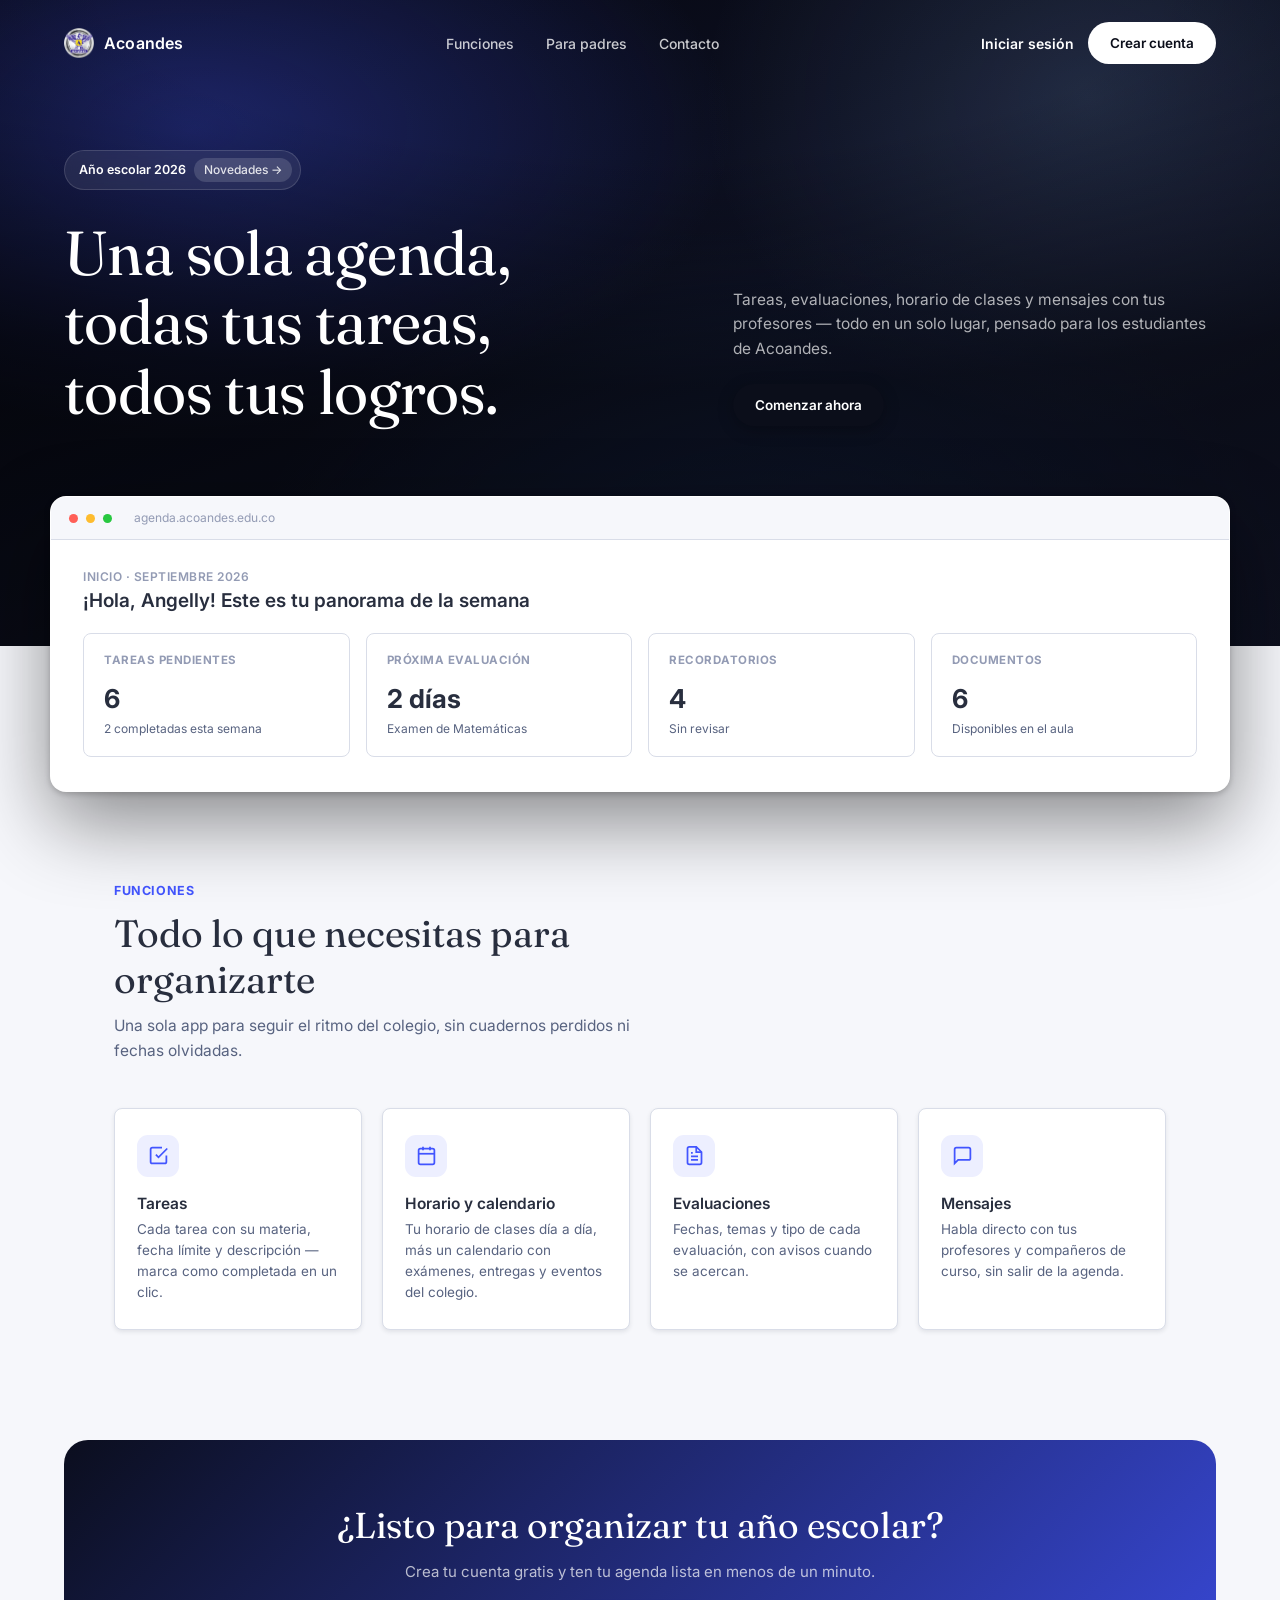
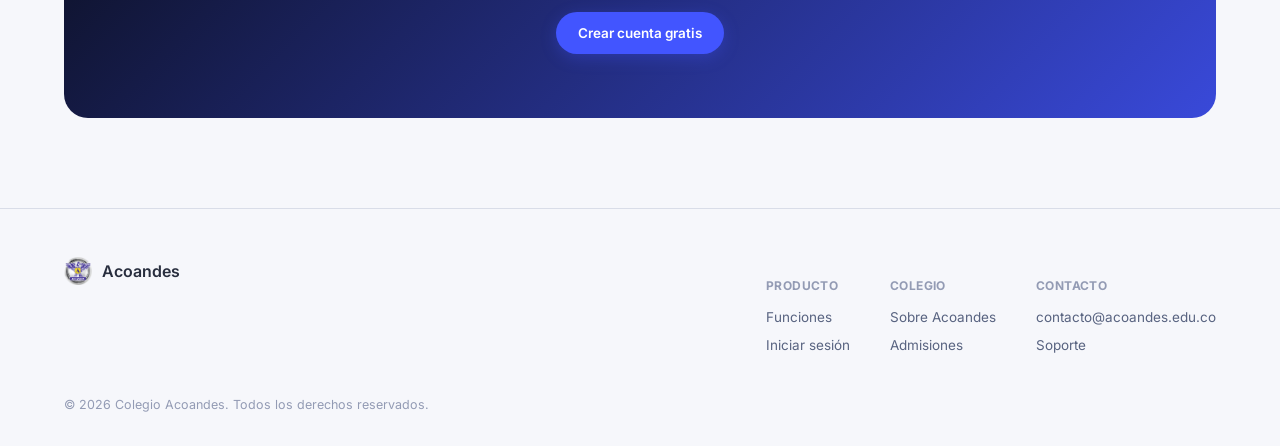
<file: index.html>
<!DOCTYPE html>
<html lang="es" data-theme="light">
<head>
<meta charset="UTF-8">
<meta name="viewport" content="width=device-width, initial-scale=1">
<title>Agenda Escolar Acoandes</title>
<meta name="description" content="La agenda escolar del Colegio Acoandes: tareas, evaluaciones, horario y mensajes con tus profesores en un solo lugar.">
<link rel="icon" href="assets/logo-acoandes.png">
<link rel="stylesheet" href="https://fonts.googleapis.com/css2?family=Inter:wght@400;500;600;700&family=Fraunces:opsz,wght@9..144,400;9..144,500&display=swap">
<link rel="stylesheet" href="css/tokens.css">
<link rel="stylesheet" href="css/components.css">
<link rel="stylesheet" href="css/marketing.css">
</head>
<body class="marketing">

<!-- ── Nav + Hero ─────────────────────────────────────────────────── -->
<section class="m-hero">
  <nav class="m-nav">
    <div class="m-nav-left">
      <img src="assets/logo-acoandes.png" alt="Colegio Acoandes">
      <span>Acoandes</span>
    </div>
    <div class="m-nav-links">
      <a href="#funciones">Funciones</a>
      <a href="#padres">Para padres</a>
      <a href="#contacto">Contacto</a>
    </div>
    <div class="m-nav-cta">
      <a class="ghost" href="login.html">Iniciar sesión</a>
      <a class="m-btn m-btn-light" href="login.html">Crear cuenta</a>
    </div>
  </nav>

  <div class="m-hero-inner">
    <div class="m-badge">
      <b>Año escolar 2026</b><span class="pill">Novedades →</span>
    </div>
    <div class="m-hero-grid">
      <h1>Una sola agenda,<br>todas tus tareas,<br>todos tus logros.</h1>
      <div class="m-hero-side">
        <p>Tareas, evaluaciones, horario de clases y mensajes con tus profesores — todo en un solo lugar, pensado para los estudiantes de Acoandes.</p>
        <a class="m-btn m-btn-dark" href="login.html">Comenzar ahora</a>
      </div>
    </div>
  </div>
</section>

<div class="m-preview-wrap">
  <div class="m-preview">
    <div class="m-preview-bar">
      <span class="dot"></span><span class="dot"></span><span class="dot"></span>
      <span class="url">agenda.acoandes.edu.co</span>
    </div>
    <div class="m-preview-body">
      <div class="eyebrow">Inicio · Septiembre 2026</div>
      <h3>¡Hola, Angelly! Este es tu panorama de la semana</h3>
      <div class="stat-row" style="margin-bottom:0">
        <div class="stat-tile">
          <div class="stat-label">Tareas pendientes</div>
          <div class="stat-value">6</div>
          <div class="stat-sub">2 completadas esta semana</div>
        </div>
        <div class="stat-tile">
          <div class="stat-label">Próxima evaluación</div>
          <div class="stat-value">2 días</div>
          <div class="stat-sub">Examen de Matemáticas</div>
        </div>
        <div class="stat-tile">
          <div class="stat-label">Recordatorios</div>
          <div class="stat-value">4</div>
          <div class="stat-sub">Sin revisar</div>
        </div>
        <div class="stat-tile">
          <div class="stat-label">Documentos</div>
          <div class="stat-value">6</div>
          <div class="stat-sub">Disponibles en el aula</div>
        </div>
      </div>
    </div>
  </div>
</div>

<!-- ── Funciones ──────────────────────────────────────────────────── -->
<section class="m-section" id="funciones">
  <div class="m-section-head">
    <div class="m-eyebrow">Funciones</div>
    <h2>Todo lo que necesitas para organizarte</h2>
    <p>Una sola app para seguir el ritmo del colegio, sin cuadernos perdidos ni fechas olvidadas.</p>
  </div>
  <div class="m-feature-grid">
    <div class="m-feature-card">
      <div class="m-feature-icon"><svg viewBox="0 0 24 24" fill="none" stroke="currentColor" stroke-width="2"><path d="M9 11l3 3L22 4"/><path d="M21 12v7a2 2 0 01-2 2H5a2 2 0 01-2-2V5a2 2 0 012-2h11"/></svg></div>
      <h4>Tareas</h4>
      <p>Cada tarea con su materia, fecha límite y descripción — marca como completada en un clic.</p>
    </div>
    <div class="m-feature-card">
      <div class="m-feature-icon"><svg viewBox="0 0 24 24" fill="none" stroke="currentColor" stroke-width="2"><rect x="3" y="4" width="18" height="18" rx="2"/><line x1="16" y1="2" x2="16" y2="6"/><line x1="8" y1="2" x2="8" y2="6"/><line x1="3" y1="10" x2="21" y2="10"/></svg></div>
      <h4>Horario y calendario</h4>
      <p>Tu horario de clases día a día, más un calendario con exámenes, entregas y eventos del colegio.</p>
    </div>
    <div class="m-feature-card">
      <div class="m-feature-icon"><svg viewBox="0 0 24 24" fill="none" stroke="currentColor" stroke-width="2"><path d="M14 2H6a2 2 0 00-2 2v16a2 2 0 002 2h12a2 2 0 002-2V8z"/><polyline points="14,2 14,8 20,8"/><line x1="16" y1="13" x2="8" y2="13"/><line x1="16" y1="17" x2="8" y2="17"/><polyline points="10,9 9,9 8,9"/></svg></div>
      <h4>Evaluaciones</h4>
      <p>Fechas, temas y tipo de cada evaluación, con avisos cuando se acercan.</p>
    </div>
    <div class="m-feature-card">
      <div class="m-feature-icon"><svg viewBox="0 0 24 24" fill="none" stroke="currentColor" stroke-width="2"><path d="M21 15a2 2 0 01-2 2H7l-4 4V5a2 2 0 012-2h14a2 2 0 012 2z"/></svg></div>
      <h4>Mensajes</h4>
      <p>Habla directo con tus profesores y compañeros de curso, sin salir de la agenda.</p>
    </div>
  </div>
</section>

<!-- ── CTA ────────────────────────────────────────────────────────── -->
<div class="m-cta-band" id="padres">
  <h2>¿Listo para organizar tu año escolar?</h2>
  <p>Crea tu cuenta gratis y ten tu agenda lista en menos de un minuto.</p>
  <a class="m-btn m-btn-accent" href="login.html">Crear cuenta gratis</a>
</div>

<!-- ── Footer ─────────────────────────────────────────────────────── -->
<footer class="m-footer" id="contacto">
  <div class="m-footer-top">
    <div class="m-footer-brand">
      <img src="assets/logo-acoandes.png" alt="Colegio Acoandes">
      <span>Acoandes</span>
    </div>
    <div class="m-footer-links">
      <div class="m-footer-col">
        <h5>Producto</h5>
        <a href="#funciones">Funciones</a>
        <a href="login.html">Iniciar sesión</a>
      </div>
      <div class="m-footer-col">
        <h5>Colegio</h5>
        <a href="#">Sobre Acoandes</a>
        <a href="#">Admisiones</a>
      </div>
      <div class="m-footer-col">
        <h5>Contacto</h5>
        <a href="mailto:contacto@acoandes.edu.co">contacto@acoandes.edu.co</a>
        <a href="#">Soporte</a>
      </div>
    </div>
  </div>
  <div class="m-footer-bottom">© 2026 Colegio Acoandes. Todos los derechos reservados.</div>
</footer>

</body>
</html>
</file>
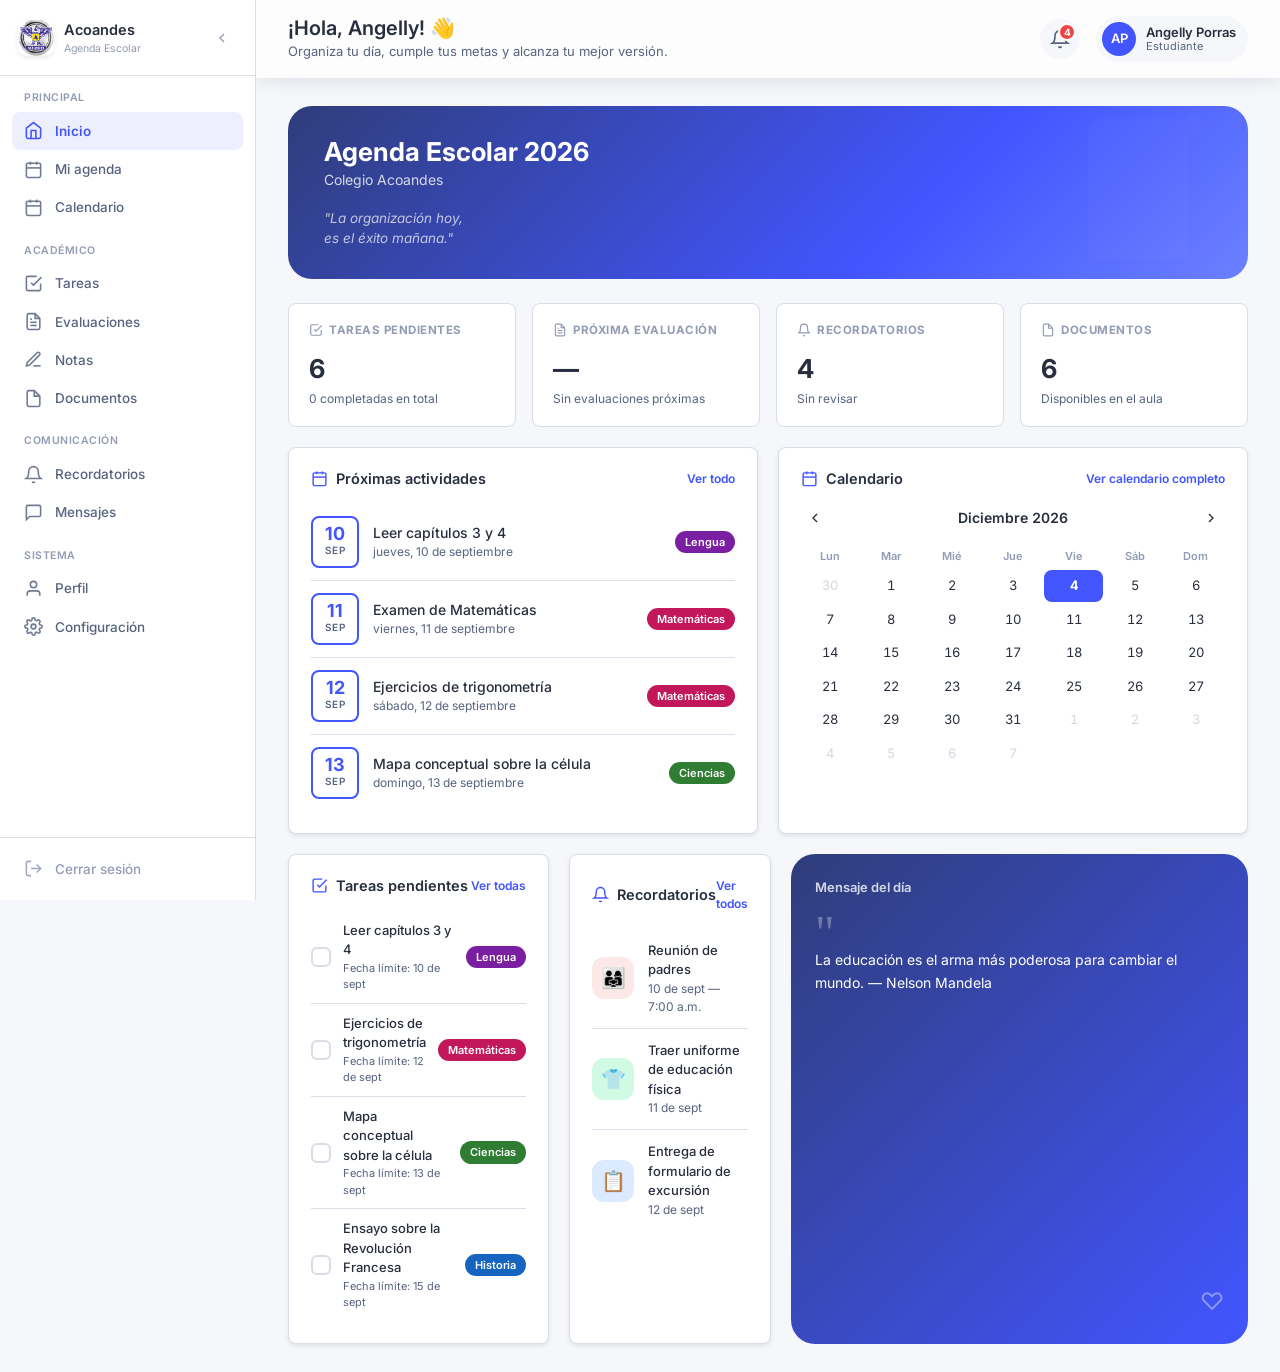
<file: app.html>
<!DOCTYPE html>
<html lang="es">
<head>
<meta charset="UTF-8">
<meta name="viewport" content="width=device-width, initial-scale=1">
<title>Agenda Escolar Acoandes</title>
<link rel="icon" href="assets/logo-acoandes.png">
<link rel="stylesheet" href="https://fonts.googleapis.com/css2?family=Inter:wght@400;500;600;700&display=swap">
<link rel="stylesheet" href="css/tokens.css">
<link rel="stylesheet" href="css/layout.css">
<link rel="stylesheet" href="css/components.css">
<link rel="stylesheet" href="css/pages.css">
<link rel="stylesheet" href="css/responsive.css">
</head>
<body>

<div id="app">
  <div id="sidebar-overlay" onclick="toggleSidebar()"></div>
  <aside id="sidebar"><script>if(localStorage.getItem('acoandes_sidebar')==='collapsed')document.body.classList.add('sidebar-collapsed')</script>
    <div class="sidebar-top">
      <div class="sidebar-logo">
        <img src="assets/logo-acoandes.png" alt="Colegio Acoandes">
        <span class="school-name">Acoandes<small>Agenda Escolar</small></span>
      </div>
      <button id="sidebar-collapse-btn" onclick="toggleSidebarCollapse()" title="Contraer/expandir menú">
        <svg viewBox="0 0 24 24" fill="none" stroke="currentColor" stroke-width="2"><polyline points="15,18 9,12 15,6"/></svg>
      </button>
    </div>
    <nav class="sidebar-nav" id="nav"></nav>
    <div class="sidebar-footer">
      <div class="nav-item logout" onclick="location.href='index.html'">
        <svg viewBox="0 0 24 24" fill="none" stroke="currentColor" stroke-width="2"><path d="M9 21H5a2 2 0 01-2-2V5a2 2 0 012-2h4"/><polyline points="16,17 21,12 16,7"/><line x1="21" y1="12" x2="9" y2="12"/></svg>
        <span>Cerrar sesión</span>
      </div>
    </div>
  </aside>
  <div id="main">
    <header id="header">
      <div style="display:flex;align-items:center;gap:12px">
        <button id="menu-toggle" onclick="toggleSidebar()">
          <svg viewBox="0 0 24 24" fill="none" stroke="currentColor" stroke-width="2"><line x1="3" y1="6" x2="21" y2="6"/><line x1="3" y1="12" x2="21" y2="12"/><line x1="3" y1="18" x2="21" y2="18"/></svg>
        </button>
        <div class="header-left">
          <h2 id="greeting"></h2>
          <p>Organiza tu día, cumple tus metas y alcanza tu mejor versión.</p>
        </div>
      </div>
      <div class="header-right">
        <button class="notif-btn" onclick="navigate('recordatorios')">
          <svg viewBox="0 0 24 24" fill="none" stroke="currentColor" stroke-width="2"><path d="M18 8A6 6 0 006 8c0 7-3 9-3 9h18s-3-2-3-9"/><path d="M13.73 21a2 2 0 01-3.46 0"/></svg>
          <span class="notif-badge" id="notif-count">3</span>
        </button>
        <div class="user-pill" onclick="navigate('perfil')" style="cursor:pointer">
          <div class="user-avatar" id="user-pill-avatar">AP</div>
          <div class="user-info">
            <div class="name" id="user-pill-name">Angelly Porras</div>
            <div class="role">Estudiante</div>
          </div>
        </div>
      </div>
    </header>
    <div id="content"></div>
  </div>
</div>
<div class="modal-overlay" id="modal-overlay" onclick="if(event.target===this)closeModal()">
  <div class="modal" id="modal"></div>
</div>

<!-- Config -->
<script src="js/config/constants.js"></script>
<script src="js/config/icons.js"></script>

<!-- Utils -->
<script src="js/utils/helpers.js"></script>

<!-- Models -->
<script src="js/models/store.model.js"></script>
<script src="js/models/task.model.js"></script>
<script src="js/models/evaluation.model.js"></script>
<script src="js/models/reminder.model.js"></script>
<script src="js/models/note.model.js"></script>
<script src="js/models/event.model.js"></script>
<script src="js/models/message.model.js"></script>
<script src="js/models/settings.model.js"></script>

<!-- Views -->
<script src="js/views/dashboard.view.js"></script>
<script src="js/views/agenda.view.js"></script>
<script src="js/views/tasks.view.js"></script>
<script src="js/views/evaluations.view.js"></script>
<script src="js/views/calendar.view.js"></script>
<script src="js/views/reminders.view.js"></script>
<script src="js/views/notes.view.js"></script>
<script src="js/views/documents.view.js"></script>
<script src="js/views/messages.view.js"></script>
<script src="js/views/profile.view.js"></script>
<script src="js/views/settings.view.js"></script>

<!-- Controllers -->
<script src="js/controllers/app.controller.js"></script>
<script src="js/controllers/nav.controller.js"></script>
<script src="js/controllers/header.controller.js"></script>
<script src="js/controllers/modal.controller.js"></script>
<script src="js/controllers/task.controller.js"></script>
<script src="js/controllers/evaluation.controller.js"></script>
<script src="js/controllers/calendar.controller.js"></script>
<script src="js/controllers/reminder.controller.js"></script>
<script src="js/controllers/note.controller.js"></script>
<script src="js/controllers/message.controller.js"></script>
<script src="js/controllers/settings.controller.js"></script>

<!-- Bootstrap -->
<script src="js/main.js"></script>
</body>
</html>
</file>
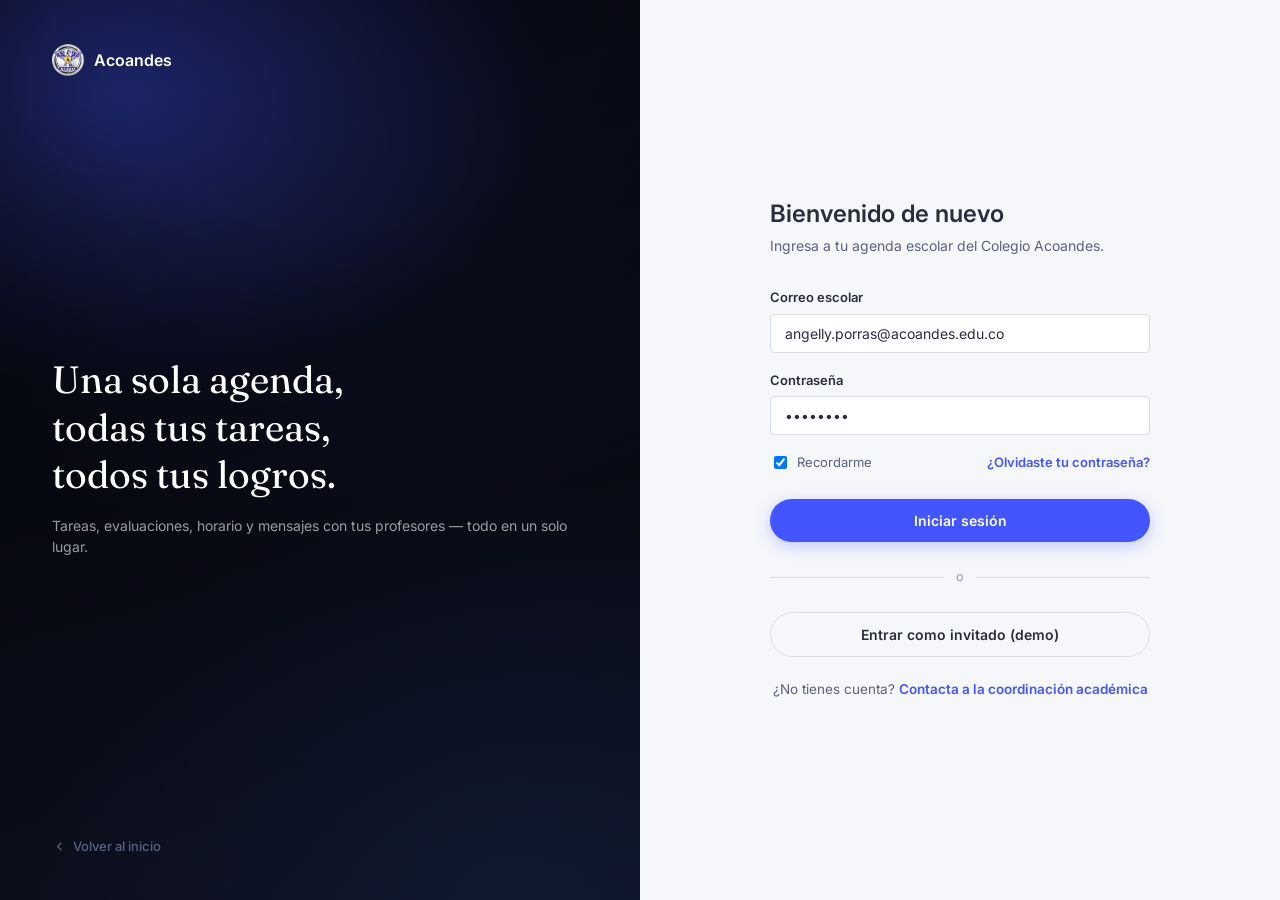
<file: login.html>
<!DOCTYPE html>
<html lang="es" data-theme="light">
<head>
<meta charset="UTF-8">
<meta name="viewport" content="width=device-width, initial-scale=1">
<title>Iniciar sesión — Agenda Escolar Acoandes</title>
<link rel="icon" href="assets/logo-acoandes.png">
<link rel="stylesheet" href="https://fonts.googleapis.com/css2?family=Inter:wght@400;500;600;700&family=Fraunces:opsz,wght@9..144,400;9..144,500&display=swap">
<link rel="stylesheet" href="css/tokens.css">
<link rel="stylesheet" href="css/marketing.css">
<style>
  body{ background:var(--paper-white) }
</style>
</head>
<body class="marketing">

<div class="auth-shell">
  <!-- ── Panel atmosférico ──────────────────────────────────────── -->
  <aside class="auth-side">
    <div class="auth-brand">
      <img src="assets/logo-acoandes.png" alt="Colegio Acoandes">
      <span>Acoandes</span>
    </div>
    <div class="auth-quote">
      <h1>Una sola agenda,<br>todas tus tareas,<br>todos tus logros.</h1>
      <p>Tareas, evaluaciones, horario y mensajes con tus profesores — todo en un solo lugar.</p>
    </div>
    <a class="auth-back" href="index.html">
      <svg viewBox="0 0 24 24" fill="none" stroke="currentColor" stroke-width="2"><polyline points="15,18 9,12 15,6"/></svg>
      Volver al inicio
    </a>
  </aside>

  <!-- ── Formulario ─────────────────────────────────────────────── -->
  <section class="auth-form-side">
    <form class="auth-form" id="login-form">
      <h2>Bienvenido de nuevo</h2>
      <p class="sub">Ingresa a tu agenda escolar del Colegio Acoandes.</p>

      <div class="field">
        <label for="email">Correo escolar</label>
        <input type="email" id="email" placeholder="nombre.apellido@acoandes.edu.co" value="angelly.porras@acoandes.edu.co" required>
      </div>
      <div class="field">
        <label for="password">Contraseña</label>
        <input type="password" id="password" placeholder="••••••••" value="demo1234" required>
      </div>
      <div class="auth-row">
        <label><input type="checkbox" checked style="width:auto;padding:0"> Recordarme</label>
        <a href="#">¿Olvidaste tu contraseña?</a>
      </div>
      <button type="submit" class="m-btn m-btn-accent auth-submit">Iniciar sesión</button>

      <div class="auth-divider">o</div>
      <button type="button" class="m-btn auth-submit" style="background:var(--chalk-canvas);color:var(--text);border:1px solid var(--border)" onclick="document.getElementById('login-form').requestSubmit()">Entrar como invitado (demo)</button>

      <p class="auth-foot">¿No tienes cuenta? <a href="index.html">Contacta a la coordinación académica</a></p>
    </form>
  </section>
</div>

<script>
document.getElementById('login-form').addEventListener('submit', function(e){
  e.preventDefault();
  window.location.href = 'app.html';
});
</script>
</body>
</html>
</file>
<file: css/tokens.css>
/* ==========================================================================
   Design tokens — ref: DESIGN.md (Quizlet-style system) + Apple system font/blur
   Variables de color, tipografía, espaciado y sombras. Todo lo demás en /css
   consume estas variables — nunca un color literal fuera de aquí (salvo los
   colores semánticos de materia, que son categóricos, no de marca).
   ========================================================================== */
:root {
  --iris-bolt:#4255ff;
  --ink-charcoal:#282e3e;
  --slate-veil:#586380;
  --fog-mist:#939bb4;
  --chalk-canvas:#f6f7fb;
  --paper-white:#ffffff;
  --lilac-wash:#edefff;
  --mist-border:#d9dde8;

  --primary-light: var(--iris-bolt);
  --accent: var(--iris-bolt);
  --accent-soft: var(--lilac-wash);
  --bg: var(--chalk-canvas);
  --surface: var(--paper-white);
  --sidebar-bg: var(--paper-white);
  --header-bg: rgba(255,255,255,0.72);
  --text: var(--ink-charcoal);
  --text-secondary: var(--slate-veil);
  --text-muted: var(--fog-mist);
  --border: var(--mist-border);
  --shadow: rgba(40,46,62,0.1) 0 2px 4px 0;
  --shadow-lg: rgba(40,46,62,0.1) 0 4px 16px 0;
  --radius: 8px;
  --radius-sm: 4px;
  --radius-feature: 24px;
  --radius-pill: 200px;
  --sidebar-w: 256px;
  --sidebar-w-collapsed: 76px;
  --ciencias: #2E7D32;
  --matematicas: #C2185B;
  --ingles: #E65100;
  --lengua: #7B1FA2;
  --historia: #1565C0;
  --arte: #00838F;
  --ed-fisica: #D84315;
  --font-display: -apple-system, BlinkMacSystemFont, 'Inter', ui-sans-serif, sans-serif;
  --font-body: -apple-system, BlinkMacSystemFont, 'Inter', ui-sans-serif, sans-serif;
}
@media(prefers-color-scheme:dark){:root:not([data-theme="light"]){
  --bg:#000000; --surface:#1c1c1e; --sidebar-bg:#1c1c1e; --header-bg:rgba(28,28,30,0.72);
  --text:#f5f5f7; --text-secondary:#98989d; --text-muted:#68686d;
  --border:#38383a; --accent-soft:rgba(66,85,255,0.16);
  --primary-light:#6b80ff; --accent:#6b80ff;
  --shadow: rgba(0,0,0,0.4) 0 2px 4px 0;
  --shadow-lg: rgba(0,0,0,0.5) 0 4px 16px 0;
}}
:root[data-theme="dark"]{
  --bg:#000000; --surface:#1c1c1e; --sidebar-bg:#1c1c1e; --header-bg:rgba(28,28,30,0.72);
  --text:#f5f5f7; --text-secondary:#98989d; --text-muted:#68686d;
  --border:#38383a; --accent-soft:rgba(66,85,255,0.16);
  --primary-light:#6b80ff; --accent:#6b80ff;
  --shadow: rgba(0,0,0,0.4) 0 2px 4px 0;
  --shadow-lg: rgba(0,0,0,0.5) 0 4px 16px 0;
}

*,*::before,*::after{box-sizing:border-box}
body{margin:0;font-family:var(--font-body);color:var(--text);background:var(--bg);line-height:1.5;-webkit-font-smoothing:antialiased}
h1,h2,h3,h4{font-family:var(--font-display);margin:0;line-height:1.2;font-weight:600}
p{margin:0}
.title-block{margin-bottom:24px}
.title-block h1,.title-block h2{margin-bottom:3px}
.title-block p{color:var(--text-secondary);font-size:14px}
button{font-family:var(--font-body);cursor:pointer;border:none;background:none;color:inherit}
input,textarea,select{font-family:var(--font-body);color:var(--text);border:1px solid var(--border);border-radius:var(--radius-sm);padding:10px 14px;background:var(--surface);font-size:14px;outline:none;transition:border-color .2s}
input:focus,textarea:focus,select:focus{border-color:var(--primary-light)}
textarea{resize:vertical;min-height:100px}
</file>
<file: css/components.css>
/* ==========================================================================
   Componentes reutilizables — usados en 2+ vistas: hero, cards, botones,
   listas de actividades/tareas/recordatorios, mini calendario, modal, etc.
   ========================================================================== */

/* Hero Banner */
.hero{background:linear-gradient(135deg,#2f3d7a 0%,var(--iris-bolt) 65%,#6b80ff 100%);border-radius:var(--radius-feature);padding:30px 36px;color:#fff;position:relative;overflow:hidden;margin-bottom:24px}
.hero h1{font-size:26px;font-weight:700;margin-bottom:2px}
.hero .subtitle{font-size:14px;opacity:.8;margin-bottom:18px}
.hero .quote{font-size:13.5px;font-style:italic;opacity:.7;line-height:1.5}
.hero-deco{position:absolute;right:30px;top:50%;transform:translateY(-50%);opacity:.15}
.hero-deco svg{width:160px;height:160px}

/* Cards */
.card{background:var(--surface);border:1px solid var(--border);border-radius:var(--radius);box-shadow:var(--shadow);padding:22px;position:relative}
.card-header{display:flex;align-items:center;justify-content:space-between;margin-bottom:16px}
.card-header h3{font-size:14.5px;font-weight:600;display:flex;align-items:center;gap:8px}
.card-header h3 svg{width:17px;height:17px;color:var(--primary-light)}
.card-link{font-size:12px;color:var(--primary-light);font-weight:600;cursor:pointer;text-decoration:none;transition:opacity .2s}
.card-link:hover{opacity:.7}

/* Dashboard Grid */
.dash-grid{display:grid;grid-template-columns:1fr 1fr;gap:20px}
.dash-grid .card.wide{grid-column:1/-1}
.dash-bottom{display:grid;grid-template-columns:1fr 1fr auto;gap:20px;margin-top:20px}
.stat-row{display:grid;grid-template-columns:repeat(4,1fr);gap:16px;margin-bottom:20px}
.stat-tile{background:var(--surface);border:1px solid var(--border);border-radius:var(--radius);padding:18px 20px}
.stat-tile .stat-label{font-size:11.5px;font-weight:700;text-transform:uppercase;letter-spacing:.5px;color:var(--text-muted);margin-bottom:10px;display:flex;align-items:center;gap:6px}
.stat-tile .stat-label svg{width:14px;height:14px;flex-shrink:0}
.stat-tile .stat-value{font-size:26px;font-weight:700;margin-bottom:2px}
.stat-tile .stat-sub{font-size:12px;color:var(--text-secondary)}

/* Activities list */
.activity-item{display:flex;align-items:center;gap:14px;padding:12px 0;border-bottom:1px solid var(--border)}
.activity-item:last-child{border-bottom:none}
.activity-date{width:48px;height:52px;border-radius:var(--radius);border:2px solid var(--primary-light);display:flex;flex-direction:column;align-items:center;justify-content:center;flex-shrink:0}
.activity-date .day{font-size:18px;font-weight:700;font-family:var(--font-display);color:var(--primary-light);line-height:1}
.activity-date .month{font-size:10px;font-weight:600;text-transform:uppercase;color:var(--text-secondary);letter-spacing:.5px}
.activity-info{flex:1;min-width:0}
.activity-info .title{font-size:14px;font-weight:500}
.activity-info .detail{font-size:12px;color:var(--text-secondary)}
.subject-tag{display:inline-block;padding:3px 10px;border-radius:20px;font-size:11px;font-weight:600;color:#fff;flex-shrink:0}

/* Mini Calendar */
.mini-cal{font-variant-numeric:tabular-nums}
.cal-nav{display:flex;align-items:center;justify-content:space-between;margin-bottom:12px}
.cal-nav .month-label{font-size:14px;font-weight:600}
.cal-nav button{width:28px;height:28px;border-radius:50%;display:flex;align-items:center;justify-content:center;transition:background .2s}
.cal-nav button:hover{background:var(--bg)}
.cal-nav button svg{width:16px;height:16px}
.cal-grid{display:grid;grid-template-columns:repeat(7,1fr);text-align:center;gap:2px}
.cal-grid .day-header{font-size:11px;font-weight:600;color:var(--text-muted);padding:4px 0;text-transform:capitalize}
.cal-grid .day-cell{font-size:13px;padding:6px 2px;border-radius:8px;cursor:pointer;position:relative;transition:background .15s}
.cal-grid .day-cell:hover{background:var(--bg)}
.cal-grid .day-cell.today{background:var(--primary-light);color:#fff;font-weight:700}
.cal-grid .day-cell.has-event::after{content:'';position:absolute;bottom:3px;left:50%;transform:translateX(-50%);width:4px;height:4px;border-radius:50%;background:var(--accent)}
.cal-grid .day-cell.other-month{color:var(--text-muted);opacity:.4}
.cal-grid .day-cell.selected{outline:2px solid var(--accent);outline-offset:-2px}

/* Tasks list (resumen, dashboard) */
.task-item{display:flex;align-items:center;gap:12px;padding:10px 0;border-bottom:1px solid var(--border)}
.task-item:last-child{border-bottom:none}
.task-check{width:20px;height:20px;border-radius:6px;border:2px solid var(--border);cursor:pointer;flex-shrink:0;display:flex;align-items:center;justify-content:center;transition:all .2s}
.task-check:hover{border-color:var(--primary-light)}
.task-check.done{background:var(--primary-light);border-color:var(--primary-light)}
.task-check.done svg{color:#fff}
.task-info{flex:1;min-width:0}
.task-info .title{font-size:13px;font-weight:500}
.task-info .title.done-text{text-decoration:line-through;opacity:.5}
.task-info .due{font-size:11px;color:var(--text-secondary)}

/* Reminders (resumen, dashboard) */
.reminder-item{display:flex;align-items:center;gap:14px;padding:12px 0;border-bottom:1px solid var(--border)}
.reminder-item:last-child{border-bottom:none}
.reminder-icon{width:42px;height:42px;border-radius:12px;display:flex;align-items:center;justify-content:center;flex-shrink:0;font-size:20px}
.reminder-icon.parents{background:#FDE8E8;color:#EF4444}
.reminder-icon.uniform{background:#D1FAE5;color:#10B981}
.reminder-icon.form{background:#DBEAFE;color:#3B82F6}
.reminder-icon.choir{background:#F3E8FF;color:#8B5CF6}
.reminder-icon.default{background:var(--accent-soft);color:var(--accent)}
.reminder-info .title{font-size:13px;font-weight:500}
.reminder-info .detail{font-size:12px;color:var(--text-secondary)}

/* Message of the day */
.motd{background:linear-gradient(135deg,#2f3d7a,var(--iris-bolt));border-radius:var(--radius-feature);padding:24px;color:#fff;display:flex;flex-direction:column;justify-content:space-between;min-height:180px}
.motd .label{font-size:13px;font-weight:600;opacity:.8;margin-bottom:12px}
.motd .quote-mark{font-size:48px;line-height:1;opacity:.3;font-family:Georgia,serif}
.motd .quote-text{font-size:14px;line-height:1.6;margin-top:-8px}
.motd .heart{text-align:right;font-size:24px;opacity:.4;margin-top:8px}

/* Full page sections */
.page-title{font-size:21px;font-weight:600;margin-bottom:22px;display:flex;align-items:center;gap:10px}
.page-title svg{width:22px;height:22px;color:var(--primary-light)}

/* Toolbar & buttons */
.toolbar{display:flex;align-items:center;gap:12px;margin-bottom:20px;flex-wrap:wrap}
.toolbar .filter-btn{padding:7px 16px;border-radius:var(--radius-pill);font-size:13px;font-weight:500;background:var(--surface);border:1px solid var(--border);transition:all .2s}
.toolbar .filter-btn:hover,.toolbar .filter-btn.active{background:var(--primary-light);color:#fff;border-color:var(--primary-light)}
.btn-primary{padding:10px 20px;border-radius:var(--radius-pill);background:var(--primary-light);color:#fff;font-size:13px;font-weight:600;display:flex;align-items:center;gap:6px;transition:opacity .2s;box-shadow:var(--shadow)}
.btn-primary:hover{opacity:.85}
.btn-primary svg{width:16px;height:16px}
.btn-secondary{padding:9px 19px;border-radius:var(--radius-pill);background:transparent;color:var(--primary-light);font-size:13px;font-weight:600;border:1px solid var(--primary-light);transition:all .2s}
.btn-secondary:hover{background:var(--accent-soft)}
.btn-danger{padding:6px 12px;border-radius:8px;background:#FEE2E2;color:#DC2626;font-size:12px;font-weight:500;transition:opacity .2s}
.btn-danger:hover{opacity:.7}

/* Full task cards (página Tareas) */
.task-card{background:var(--surface);border-radius:var(--radius);box-shadow:var(--shadow);padding:18px;display:flex;align-items:flex-start;gap:14px;transition:box-shadow .2s}
.task-card:hover{box-shadow:var(--shadow-lg)}
.task-card .task-check{margin-top:2px}
.task-card-body{flex:1;min-width:0}
.task-card-body h4{font-size:15px;font-weight:600;margin-bottom:3px}
.task-card-body .desc{font-size:13px;color:var(--text-secondary);margin-bottom:8px}
.task-card-meta{display:flex;align-items:center;gap:10px;flex-wrap:wrap}
.task-card-meta .due-badge{font-size:12px;color:var(--text-secondary);display:flex;align-items:center;gap:4px}
.task-card-meta .due-badge svg{width:14px;height:14px}
.task-card-actions{display:flex;gap:6px;margin-left:auto;flex-shrink:0}
.task-card-actions button{width:30px;height:30px;border-radius:8px;display:flex;align-items:center;justify-content:center;transition:background .2s}
.task-card-actions button:hover{background:var(--bg)}
.task-card-actions button svg{width:16px;height:16px;color:var(--text-muted)}
.tasks-list{display:flex;flex-direction:column;gap:10px}

/* Utilidades compartidas */
.color-dot{width:8px;height:8px;border-radius:50%;flex-shrink:0;display:inline-block}
.icon-btn{width:28px;height:28px;border-radius:var(--radius-sm);display:flex;align-items:center;justify-content:center;transition:background .2s;flex-shrink:0}
.icon-btn:hover{background:var(--bg)}
.icon-btn svg{width:15px;height:15px;color:var(--text-muted)}
.icon-btn.danger:hover{background:#FEE2E2}
.icon-btn.danger:hover svg{color:#DC2626}

/* Modal */
.modal-overlay{position:fixed;inset:0;background:rgba(0,0,0,0.5);z-index:200;display:flex;align-items:center;justify-content:center;opacity:0;pointer-events:none;transition:opacity .2s}
.modal-overlay.show{opacity:1;pointer-events:auto}
.modal{background:var(--surface);border-radius:var(--radius);padding:28px;width:90%;max-width:480px;max-height:85vh;overflow-y:auto;box-shadow:var(--shadow-lg)}
.modal h3{font-size:18px;font-weight:600;margin-bottom:20px}
.modal .form-group{margin-bottom:16px}
.modal .form-group label{display:block;font-size:13px;font-weight:600;margin-bottom:6px}
.modal .form-group input,.modal .form-group textarea,.modal .form-group select{width:100%}
.modal-actions{display:flex;gap:10px;justify-content:flex-end;margin-top:20px}

/* Empty state */
.empty-state{text-align:center;padding:40px 20px;color:var(--text-secondary)}
.empty-state svg{width:64px;height:64px;margin-bottom:16px;opacity:.3}
.empty-state h4{font-size:16px;font-weight:600;margin-bottom:8px;color:var(--text)}
.empty-state p{font-size:13px}
</file>
<file: css/marketing.css>
/* ==========================================================================
   marketing.css — Landing y Login.
   Reutiliza los tokens de color/radio/sombra de tokens.css; añade la
   tipografía serif editorial y el tratamiento oscuro y atmosférico propio
   de estas dos páginas (el resto de la app es clara).
   ========================================================================== */

:root{
  --font-serif: 'Fraunces', Georgia, 'Times New Roman', serif;
  --hero-ink: #0b0e1a;
}

body.marketing{ background: var(--chalk-canvas); }

/* ── Nav ────────────────────────────────────────────────────────────── */
.m-nav{
  position: absolute; top:0; left:0; right:0; z-index:10;
  display:flex; align-items:center; justify-content:space-between;
  padding: 22px 5%;
}
.m-nav.on-light{ position: sticky; }
.m-nav-left{ display:flex; align-items:center; gap:10px }
.m-nav-left img{ width:30px; height:30px; border-radius:8px }
.m-nav-left span{ font-family:var(--font-display); font-weight:600; font-size:16px; color:#fff; letter-spacing:.2px }
.m-nav-links{ display:flex; align-items:center; gap:32px }
.m-nav-links a{ color:rgba(255,255,255,.78); text-decoration:none; font-size:14px; font-weight:500; transition:color .15s }
.m-nav-links a:hover{ color:#fff }
.m-nav-cta{ display:flex; align-items:center; gap:14px }
.m-nav-cta a.ghost{ color:#fff; text-decoration:none; font-size:14px; font-weight:600 }
.m-btn{
  display:inline-flex; align-items:center; gap:8px;
  padding:11px 22px; border-radius:var(--radius-pill);
  font-size:13.5px; font-weight:600; text-decoration:none; cursor:pointer;
  border:none; transition:opacity .2s, transform .15s;
}
.m-btn:hover{ opacity:.88 }
.m-btn-dark{ background:var(--hero-ink); color:#fff; box-shadow:0 4px 16px rgba(0,0,0,.25) }
.m-btn-light{ background:#fff; color:var(--hero-ink) }
.m-btn-accent{ background:var(--iris-bolt); color:#fff; box-shadow:0 4px 16px rgba(66,85,255,.3) }
.m-btn-outline{ background:transparent; color:#fff; border:1px solid rgba(255,255,255,.35) }
.m-btn-outline:hover{ background:rgba(255,255,255,.08) }

/* ── Hero ───────────────────────────────────────────────────────────── */
.m-hero{
  position:relative; overflow:hidden;
  padding: 150px 5% 220px;
  background:
    radial-gradient(ellipse 900px 500px at 15% 20%, rgba(66,85,255,.35), transparent 60%),
    radial-gradient(ellipse 700px 600px at 85% 15%, rgba(155,198,255,.14), transparent 55%),
    radial-gradient(ellipse 900px 700px at 60% 100%, rgba(41,92,176,.25), transparent 60%),
    linear-gradient(160deg, #06070f 0%, #0b0e1e 35%, #151a33 70%, #1c2140 100%);
}
.m-hero::before{
  content:''; position:absolute; inset:0; pointer-events:none;
  background: radial-gradient(ellipse 100% 60% at 50% 0%, transparent 40%, rgba(0,0,0,.55) 100%);
}
.m-hero-inner{ position:relative; z-index:2; max-width:1180px; margin:0 auto }
.m-badge{
  display:inline-flex; align-items:center; gap:8px;
  background:rgba(255,255,255,.08); border:1px solid rgba(255,255,255,.14);
  color:rgba(255,255,255,.85); font-size:12.5px; font-weight:500;
  padding:7px 8px 7px 14px; border-radius:var(--radius-pill);
  -webkit-backdrop-filter:blur(8px); backdrop-filter:blur(8px);
  margin-bottom:28px;
}
.m-badge b{ font-weight:600; color:#fff }
.m-badge .pill{ background:rgba(255,255,255,.14); border-radius:var(--radius-pill); padding:3px 10px; font-size:12px }
.m-hero-grid{ display:grid; grid-template-columns:1.3fr 1fr; gap:40px; align-items:end }
.m-hero h1{
  font-family:var(--font-serif); font-weight:400; font-style:normal;
  font-size:clamp(38px, 5vw, 62px); line-height:1.12; letter-spacing:-.01em;
  color:#fff; margin:0;
}
.m-hero-side p{ color:rgba(255,255,255,.68); font-size:15.5px; line-height:1.6; margin-bottom:22px }

/* Tarjeta flotante con vista previa del producto */
.m-preview-wrap{ position:relative; z-index:2; max-width:1180px; margin: -150px auto 0 }
.m-preview{
  background:var(--paper-white); border-radius:16px; overflow:hidden;
  box-shadow: 0 30px 80px rgba(0,0,0,.45), 0 2px 6px rgba(0,0,0,.2);
  border:1px solid rgba(255,255,255,.08);
}
.m-preview-bar{
  display:flex; align-items:center; gap:8px; padding:12px 18px;
  border-bottom:1px solid var(--border); background:var(--chalk-canvas);
}
.m-preview-bar .dot{ width:9px; height:9px; border-radius:50% }
.m-preview-bar .dot:nth-child(1){ background:#ff5f57 }
.m-preview-bar .dot:nth-child(2){ background:#febc2e }
.m-preview-bar .dot:nth-child(3){ background:#28c840 }
.m-preview-bar .url{ margin-left:14px; font-size:12px; color:var(--text-muted); font-family:var(--font-body) }
.m-preview-body{ padding:28px 32px 34px }
.m-preview-body .eyebrow{ font-size:12px; font-weight:600; color:var(--text-muted); text-transform:uppercase; letter-spacing:.5px; margin-bottom:4px }
.m-preview-body h3{ font-size:19px; font-weight:600; color:var(--text); margin-bottom:20px }

/* ── Secciones claras ───────────────────────────────────────────────── */
.m-section{ padding: 90px 5%; max-width:1180px; margin:0 auto }
.m-section-head{ max-width:560px; margin-bottom:44px }
.m-eyebrow{ font-size:12.5px; font-weight:700; color:var(--iris-bolt); text-transform:uppercase; letter-spacing:.6px; margin-bottom:10px }
.m-section-head h2{ font-family:var(--font-serif); font-weight:400; font-size:clamp(28px,3.4vw,38px); color:var(--text); line-height:1.2; margin-bottom:12px }
.m-section-head p{ color:var(--text-secondary); font-size:15.5px; line-height:1.6 }

.m-feature-grid{ display:grid; grid-template-columns:repeat(4,1fr); gap:20px }
.m-feature-card{ background:var(--paper-white); border:1px solid var(--border); border-radius:var(--radius); padding:26px 22px; box-shadow:var(--shadow) }
.m-feature-icon{ width:42px; height:42px; border-radius:11px; background:var(--lilac-wash); color:var(--iris-bolt); display:flex; align-items:center; justify-content:center; margin-bottom:18px }
.m-feature-icon svg{ width:21px; height:21px }
.m-feature-card h4{ font-size:15.5px; font-weight:600; color:var(--text); margin-bottom:6px }
.m-feature-card p{ font-size:13.5px; color:var(--text-secondary); line-height:1.55 }

.m-cta-band{
  margin: 20px 5% 90px; padding: 64px 5%; border-radius:var(--radius-feature);
  background: linear-gradient(135deg,#0b0e1e 0%, var(--iris-bolt) 120%);
  text-align:center;
}
.m-cta-band h2{ font-family:var(--font-serif); font-weight:400; color:#fff; font-size:clamp(26px,3.6vw,36px); margin-bottom:14px }
.m-cta-band p{ color:rgba(255,255,255,.7); font-size:15px; margin-bottom:28px }

.m-footer{ padding: 48px 5% 32px; border-top:1px solid var(--border) }
.m-footer-top{ display:flex; justify-content:space-between; align-items:flex-start; margin-bottom:32px; flex-wrap:wrap; gap:24px }
.m-footer-brand{ display:flex; align-items:center; gap:10px }
.m-footer-brand img{ width:28px; height:28px; border-radius:7px }
.m-footer-brand span{ font-family:var(--font-display); font-weight:600; color:var(--text) }
.m-footer-links{ display:flex; gap:40px; flex-wrap:wrap }
.m-footer-col h5{ font-size:12px; font-weight:700; text-transform:uppercase; letter-spacing:.4px; color:var(--text-muted); margin-bottom:12px }
.m-footer-col a{ display:block; font-size:13.5px; color:var(--text-secondary); text-decoration:none; margin-bottom:8px }
.m-footer-col a:hover{ color:var(--iris-bolt) }
.m-footer-bottom{ font-size:12.5px; color:var(--text-muted) }

/* ── Login ──────────────────────────────────────────────────────────── */
.auth-shell{ display:grid; grid-template-columns:1fr 1fr; min-height:100vh }
.auth-side{
  position:relative; overflow:hidden; display:flex; flex-direction:column; justify-content:space-between;
  padding:44px 52px;
  background:
    radial-gradient(ellipse 700px 500px at 20% 10%, rgba(66,85,255,.35), transparent 60%),
    radial-gradient(ellipse 800px 700px at 80% 100%, rgba(41,92,176,.3), transparent 60%),
    linear-gradient(165deg, #06070f 0%, #0b0e1e 40%, #1c2140 100%);
}
.auth-side::before{ content:''; position:absolute; inset:0; background:radial-gradient(ellipse 100% 60% at 50% 0%, transparent 40%, rgba(0,0,0,.5) 100%); pointer-events:none }
.auth-side > *{ position:relative; z-index:2 }
.auth-brand{ display:flex; align-items:center; gap:10px }
.auth-brand img{ width:32px; height:32px; border-radius:8px }
.auth-brand span{ font-family:var(--font-display); font-weight:600; color:#fff; font-size:16px }
.auth-quote h1{ font-family:var(--font-serif); font-weight:400; font-size:clamp(28px,3vw,38px); line-height:1.25; color:#fff; max-width:420px }
.auth-quote p{ color:rgba(255,255,255,.6); font-size:14px; margin-top:16px }
.auth-form-side{ display:flex; align-items:center; justify-content:center; padding:40px }
.auth-form{ width:100%; max-width:380px }
.auth-form h2{ font-size:24px; font-weight:600; color:var(--text); margin-bottom:6px }
.auth-form > p.sub{ color:var(--text-secondary); font-size:14px; margin-bottom:32px }
.auth-form label{ display:block; font-size:13px; font-weight:600; color:var(--text); margin-bottom:6px }
.auth-form .field{ margin-bottom:18px }
.auth-form input{ width:100%; box-sizing:border-box }
.auth-row{ display:flex; align-items:center; justify-content:space-between; margin-bottom:26px; font-size:13px }
.auth-row label{ display:flex; align-items:center; gap:7px; font-size:13px; font-weight:400; color:var(--text-secondary); margin:0 }
.auth-row a{ color:var(--iris-bolt); text-decoration:none; font-weight:600 }
.auth-submit{ width:100%; justify-content:center; padding:13px 20px; font-size:14px }
.auth-divider{ display:flex; align-items:center; gap:12px; margin:26px 0; color:var(--text-muted); font-size:12.5px }
.auth-divider::before,.auth-divider::after{ content:''; flex:1; height:1px; background:var(--border) }
.auth-foot{ text-align:center; font-size:13.5px; color:var(--text-secondary); margin-top:22px }
.auth-foot a{ color:var(--iris-bolt); font-weight:600; text-decoration:none }
.auth-back{ display:inline-flex; align-items:center; gap:6px; color:var(--text-secondary); text-decoration:none; font-size:13px; font-weight:500 }
.auth-back svg{ width:15px; height:15px }

@media(max-width:900px){
  .m-hero{ padding:120px 6% 160px }
  .m-hero-grid{ grid-template-columns:1fr; gap:24px }
  .m-preview-wrap{ margin-top:-100px }
  .m-nav-links{ display:none }
  .m-feature-grid{ grid-template-columns:1fr 1fr }
  .auth-shell{ grid-template-columns:1fr }
  .auth-side{ display:none }
}
@media(max-width:560px){
  .m-feature-grid{ grid-template-columns:1fr }
  .m-preview-body{ padding:20px }
}
</file>
<file: css/layout.css>
/* ==========================================================================
   Layout — armazón de la app: sidebar, header y estructura de columnas.
   ========================================================================== */
#app{display:flex;min-height:100vh}
#sidebar{width:var(--sidebar-w);background:var(--sidebar-bg);color:var(--text);border-right:1px solid var(--border);display:flex;flex-direction:column;position:fixed;top:0;left:0;height:100vh;z-index:100;transition:width .2s ease,transform .3s ease;overflow:hidden}
body.sidebar-collapsed #sidebar{width:var(--sidebar-w-collapsed)}
#main{margin-left:var(--sidebar-w);flex:1;min-height:100vh;display:flex;flex-direction:column;transition:margin-left .2s ease}
body.sidebar-collapsed #main{margin-left:var(--sidebar-w-collapsed)}
#header{background:var(--header-bg);padding:16px 32px;display:flex;align-items:center;justify-content:space-between;box-shadow:var(--shadow-lg);position:sticky;top:0;z-index:50}
#content{padding:28px 32px;flex:1}

/* Sidebar */
.sidebar-top{display:flex;align-items:center;gap:10px;padding:18px 18px;border-bottom:1px solid var(--border);min-height:76px}
.sidebar-logo{display:flex;align-items:center;gap:10px;flex:1;min-width:0}
.sidebar-logo img{width:36px;height:36px;border-radius:9px;flex-shrink:0;object-fit:cover;background:var(--surface);box-shadow:var(--shadow)}
.sidebar-logo .school-name{font-family:var(--font-display);font-weight:600;font-size:14.5px;white-space:nowrap;overflow:hidden;color:var(--text)}
.sidebar-logo .school-name small{display:block;font-family:var(--font-body);font-weight:400;font-size:10.5px;color:var(--text-muted)}
body.sidebar-collapsed .sidebar-logo .school-name{display:none}
#sidebar-collapse-btn{width:30px;height:30px;border-radius:var(--radius-sm);display:flex;align-items:center;justify-content:center;color:var(--text-muted);flex-shrink:0;transition:background .2s}
#sidebar-collapse-btn:hover{background:var(--bg);color:var(--text)}
#sidebar-collapse-btn svg{width:16px;height:16px;transition:transform .2s}
body.sidebar-collapsed #sidebar-collapse-btn svg{transform:rotate(180deg)}
.sidebar-nav{flex:1;padding:14px 12px;display:flex;flex-direction:column;gap:2px;overflow-y:auto}
.nav-group{margin-bottom:14px}
.nav-group-label{font-size:10.5px;font-weight:600;text-transform:uppercase;letter-spacing:.5px;color:var(--text-muted);padding:0 12px;margin-bottom:6px;white-space:nowrap;overflow:hidden}
body.sidebar-collapsed .nav-group-label{opacity:0;height:0;margin:0;pointer-events:none}
.nav-item{display:flex;align-items:center;gap:12px;padding:9px 12px;border-radius:var(--radius);font-size:13.5px;font-weight:500;color:var(--text-secondary);text-decoration:none;transition:all .15s;cursor:pointer;white-space:nowrap}
.nav-item:hover{background:var(--bg);color:var(--text)}
.nav-item.active{background:var(--accent-soft);color:var(--accent);font-weight:600}
.nav-item svg{width:19px;height:19px;flex-shrink:0;opacity:.85}
.nav-item.active svg{opacity:1}
body.sidebar-collapsed .nav-item{justify-content:center}
body.sidebar-collapsed .nav-item span{display:none}
.sidebar-footer{padding:12px;border-top:1px solid var(--border)}
.nav-item.logout{color:var(--text-muted)}
.nav-item.logout:hover{color:#DC2626;background:#FEE2E2}

/* Mobile menu */
#menu-toggle{display:none;background:none;border:none;padding:8px;cursor:pointer}
#menu-toggle svg{width:24px;height:24px;color:var(--text)}
#sidebar-overlay{display:none;position:fixed;inset:0;background:rgba(0,0,0,0.4);z-index:99}

/* Header */
#header{-webkit-backdrop-filter:blur(20px);backdrop-filter:blur(20px)}
.header-left h2{font-size:20px;font-weight:600;margin-bottom:2px}
.header-left p{font-size:13px;color:var(--text-secondary)}
.header-right{display:flex;align-items:center;gap:16px}
.notif-btn{position:relative;width:40px;height:40px;border-radius:50%;display:flex;align-items:center;justify-content:center;background:var(--bg);transition:background .2s}
.notif-btn:hover{background:var(--border)}
.notif-btn svg{width:20px;height:20px;color:var(--text-secondary)}
.notif-badge{position:absolute;top:4px;right:4px;width:18px;height:18px;background:#EF4444;color:#fff;font-size:10px;font-weight:700;border-radius:50%;display:flex;align-items:center;justify-content:center;border:2px solid var(--surface)}
.user-pill{display:flex;align-items:center;gap:10px;padding:6px 12px 6px 6px;border-radius:var(--radius-pill);background:var(--bg);cursor:default}
.user-avatar{width:34px;height:34px;border-radius:50%;background:var(--primary-light);color:#fff;display:flex;align-items:center;justify-content:center;font-weight:600;font-size:13px;font-family:var(--font-display)}
.user-info{line-height:1.2}
.user-info .name{font-size:13px;font-weight:600}
.user-info .role{font-size:11px;color:var(--text-secondary)}
</file>
<file: css/pages.css>
/* ==========================================================================
   Estilos específicos de página: Calendario, Evaluaciones, Notas, Documentos,
   Mensajes, Mi Agenda, Configuración y Perfil.
   ========================================================================== */

/* Full Calendar */
.full-cal{display:grid;grid-template-columns:1fr 300px;gap:24px}
.full-cal-main .cal-grid{gap:0}
.full-cal-main .cal-grid .day-cell{padding:10px 4px;min-height:70px;border:1px solid var(--border);border-radius:0;display:flex;flex-direction:column;align-items:flex-start}
.full-cal-main .cal-grid .day-cell .day-num{font-size:13px;font-weight:500;margin-bottom:4px}
.full-cal-main .cal-grid .day-cell.today{background:var(--accent-soft)}
.full-cal-main .cal-grid .day-cell.today .day-num{background:var(--primary-light);color:#fff;width:24px;height:24px;border-radius:50%;display:flex;align-items:center;justify-content:center}
.cal-event-dot{font-size:10px;padding:1px 6px;border-radius:4px;color:#fff;margin-top:2px;white-space:nowrap;overflow:hidden;text-overflow:ellipsis;max-width:100%}
.cal-sidebar{background:var(--surface);border-radius:var(--radius);box-shadow:var(--shadow);padding:20px}
.cal-sidebar h3{font-size:16px;font-weight:600;margin-bottom:16px}
.cal-event-item{display:flex;align-items:flex-start;gap:10px;padding:12px;border-radius:var(--radius);background:var(--bg);margin-bottom:8px}
.cal-event-item .color-dot{margin-top:5px}
.cal-event-item h4{font-size:14px;font-weight:600;margin-bottom:3px}
.cal-event-item p{font-size:12px;color:var(--text-secondary)}
.cal-event-item-body{flex:1;min-width:0}
.legend{display:flex;gap:16px;margin-top:16px;flex-wrap:wrap}
.legend-item{display:flex;align-items:center;gap:6px;font-size:12px;color:var(--text-secondary)}
.legend-dot{width:10px;height:10px;border-radius:3px}

/* Evaluaciones */
.eval-card{background:var(--surface);border:1px solid var(--border);border-radius:var(--radius);box-shadow:var(--shadow);padding:20px}
.eval-card-top{display:flex;align-items:center;gap:8px;margin-bottom:10px}
.eval-card h4{font-size:15px;font-weight:600;margin-bottom:6px}
.eval-card .eval-type{font-size:11px;font-weight:700;text-transform:uppercase;letter-spacing:.5px;color:var(--text-muted);flex:1}
.eval-card .eval-date{font-size:13px;color:var(--text-secondary);display:flex;align-items:center;gap:6px;margin-bottom:6px}
.eval-card .eval-date svg{width:14px;height:14px;flex-shrink:0}
.eval-card .eval-topics{font-size:13px;color:var(--text-secondary)}
.eval-card .eval-topics strong{color:var(--text);font-weight:500}
.eval-card-footer{margin-top:14px;padding-top:14px;border-top:1px solid var(--border);display:flex;align-items:center}
.evals-grid{display:grid;grid-template-columns:repeat(auto-fill,minmax(280px,1fr));gap:16px}

/* Notes */
.notes-grid{display:grid;grid-template-columns:repeat(auto-fill,minmax(260px,1fr));gap:16px}
.note-card{background:var(--surface);border-radius:var(--radius);box-shadow:var(--shadow);padding:20px;cursor:pointer;transition:box-shadow .2s;display:flex;flex-direction:column}
.note-card:hover{box-shadow:var(--shadow-lg)}
.note-card h4{font-size:15px;font-weight:600;margin-bottom:8px}
.note-card .note-preview{font-size:13px;color:var(--text-secondary);line-height:1.5;flex:1;display:-webkit-box;-webkit-line-clamp:4;-webkit-box-orient:vertical;overflow:hidden}
.note-card .note-date{font-size:11px;color:var(--text-muted);margin-top:12px}
.note-card-actions{display:flex;gap:6px;margin-top:8px}

/* Documents */
.doc-grid{display:grid;grid-template-columns:repeat(auto-fill,minmax(200px,1fr));gap:16px}
.doc-card{background:var(--surface);border-radius:var(--radius);box-shadow:var(--shadow);padding:20px;text-align:center;transition:box-shadow .2s;cursor:pointer}
.doc-card:hover{box-shadow:var(--shadow-lg)}
.doc-icon{width:52px;height:52px;border-radius:12px;display:flex;align-items:center;justify-content:center;margin:0 auto 12px;font-size:24px}
.doc-icon.pdf{background:#FEE2E2;color:#EF4444}
.doc-icon.doc{background:#DBEAFE;color:#3B82F6}
.doc-icon.ppt{background:#FDE8E8;color:#E65100}
.doc-icon.img{background:#D1FAE5;color:#10B981}
.doc-card h4{font-size:13px;font-weight:600;margin-bottom:3px}
.doc-card p{font-size:11px;color:var(--text-secondary)}

/* Messages */
.msg-layout{display:grid;grid-template-columns:300px 1fr;gap:0;background:var(--surface);border-radius:var(--radius);box-shadow:var(--shadow);overflow:hidden;height:calc(100vh - 200px);min-height:400px}
.msg-list{border-right:1px solid var(--border);overflow-y:auto}
.msg-item{display:flex;align-items:center;gap:12px;padding:14px 16px;cursor:pointer;border-bottom:1px solid var(--border);transition:background .15s}
.msg-item:hover,.msg-item.active{background:var(--bg)}
.msg-avatar{width:40px;height:40px;border-radius:50%;display:flex;align-items:center;justify-content:center;font-weight:700;font-size:14px;color:#fff;flex-shrink:0}
.msg-preview{flex:1;min-width:0}
.msg-preview .name{font-size:14px;font-weight:600}
.msg-preview .last{font-size:12px;color:var(--text-secondary);white-space:nowrap;overflow:hidden;text-overflow:ellipsis}
.msg-preview .time{font-size:11px;color:var(--text-muted)}
.chat-area{display:flex;flex-direction:column}
.chat-header{padding:16px 20px;border-bottom:1px solid var(--border);display:flex;align-items:center;gap:12px}
.chat-header h4{font-size:15px;font-weight:600}
.chat-messages{flex:1;overflow-y:auto;padding:20px;display:flex;flex-direction:column;gap:12px}
.chat-msg{max-width:70%;padding:10px 16px;border-radius:14px;font-size:13px;line-height:1.5}
.chat-msg.received{background:var(--bg);align-self:flex-start;border-bottom-left-radius:4px}
.chat-msg.sent{background:var(--primary-light);color:#fff;align-self:flex-end;border-bottom-right-radius:4px}
.chat-msg .msg-time{font-size:10px;opacity:.6;margin-top:4px}
.chat-input{padding:12px 16px;border-top:1px solid var(--border);display:flex;gap:10px}
.chat-input input{flex:1}
.chat-input button{padding:8px 20px}

/* Mi Agenda */
.schedule-day{display:flex;gap:12px;margin-bottom:16px;flex-wrap:wrap}
.schedule-day .day-btn{padding:8px 18px;border-radius:var(--radius-pill);font-size:13px;font-weight:500;background:var(--surface);border:1px solid var(--border);transition:all .2s}
.schedule-day .day-btn:hover,.schedule-day .day-btn.active{background:var(--primary-light);color:#fff;border-color:var(--primary-light)}
.schedule-block{display:flex;align-items:center;gap:16px;padding:14px 4px;border-bottom:1px solid var(--border)}
.schedule-block:last-child{border-bottom:none}
.schedule-time{width:60px;flex-shrink:0;font-size:13px;font-weight:600;color:var(--text-secondary);font-variant-numeric:tabular-nums}
.schedule-class{flex:1;display:flex;align-items:center;gap:12px;min-width:0}
.schedule-class h4{font-size:14px;font-weight:600;margin-bottom:2px}
.schedule-class p{font-size:12px;color:var(--text-secondary)}
.schedule-class.break h4{color:var(--text-secondary);font-weight:500}

/* Config */
.config-section{background:var(--surface);border-radius:var(--radius);box-shadow:var(--shadow);padding:24px;margin-bottom:20px}
.config-section h3{font-size:16px;font-weight:600;margin-bottom:16px}
.config-row{display:flex;align-items:center;justify-content:space-between;padding:12px 0;border-bottom:1px solid var(--border)}
.config-row:last-child{border-bottom:none}
.config-row label{font-size:14px;font-weight:500}
.config-row .desc{font-size:12px;color:var(--text-secondary)}
.toggle{width:44px;height:24px;border-radius:12px;background:var(--border);position:relative;cursor:pointer;transition:background .2s}
.toggle.on{background:var(--primary-light)}
.toggle::after{content:'';position:absolute;width:20px;height:20px;border-radius:50%;background:#fff;top:2px;left:2px;transition:transform .2s}
.toggle.on::after{transform:translateX(20px)}

/* Perfil */
.profile-header{display:flex;align-items:center;gap:20px;margin-bottom:24px}
.profile-avatar-lg{width:72px;height:72px;border-radius:50%;background:var(--primary-light);color:#fff;display:flex;align-items:center;justify-content:center;font-weight:600;font-size:26px;font-family:var(--font-display);flex-shrink:0}
.profile-header-info{flex:1;min-width:0}
.profile-header-info h2{font-size:20px;font-weight:600;margin-bottom:2px}
.profile-header-info p{font-size:13px;color:var(--text-secondary)}
.subject-list{display:flex;flex-direction:column;gap:2px}
.subject-list-item{display:flex;align-items:center;gap:10px;padding:10px 0;border-bottom:1px solid var(--border);font-size:13.5px}
.subject-list-item:last-child{border-bottom:none}
</file>
<file: css/responsive.css>
/* ==========================================================================
   Responsive — breakpoints de tablet y móvil.
   ========================================================================== */
@media(max-width:1024px){
  .dash-bottom{grid-template-columns:1fr 1fr}
  .motd{grid-column:1/-1}
  .full-cal{grid-template-columns:1fr}
  .msg-layout{grid-template-columns:1fr}
  .msg-list{max-height:200px}
  .stat-row{grid-template-columns:1fr 1fr}
}
@media(max-width:768px){
  #sidebar{transform:translateX(-100%)}
  #sidebar.open{transform:translateX(0)}
  #sidebar-overlay.show{display:block}
  #sidebar-collapse-btn{display:none}
  #main{margin-left:0}
  body.sidebar-collapsed #main{margin-left:0}
  #header{padding:12px 16px}
  #content{padding:16px}
  #menu-toggle{display:flex}
  .dash-grid{grid-template-columns:1fr}
  .dash-bottom{grid-template-columns:1fr}
  .stat-row{grid-template-columns:1fr 1fr;gap:12px}
  .hero h1{font-size:22px}
  .user-info{display:none}
  .full-cal-main .cal-grid .day-cell{min-height:44px;padding:4px 2px}
  .notes-grid,.doc-grid,.evals-grid{grid-template-columns:1fr}
}
</file>
